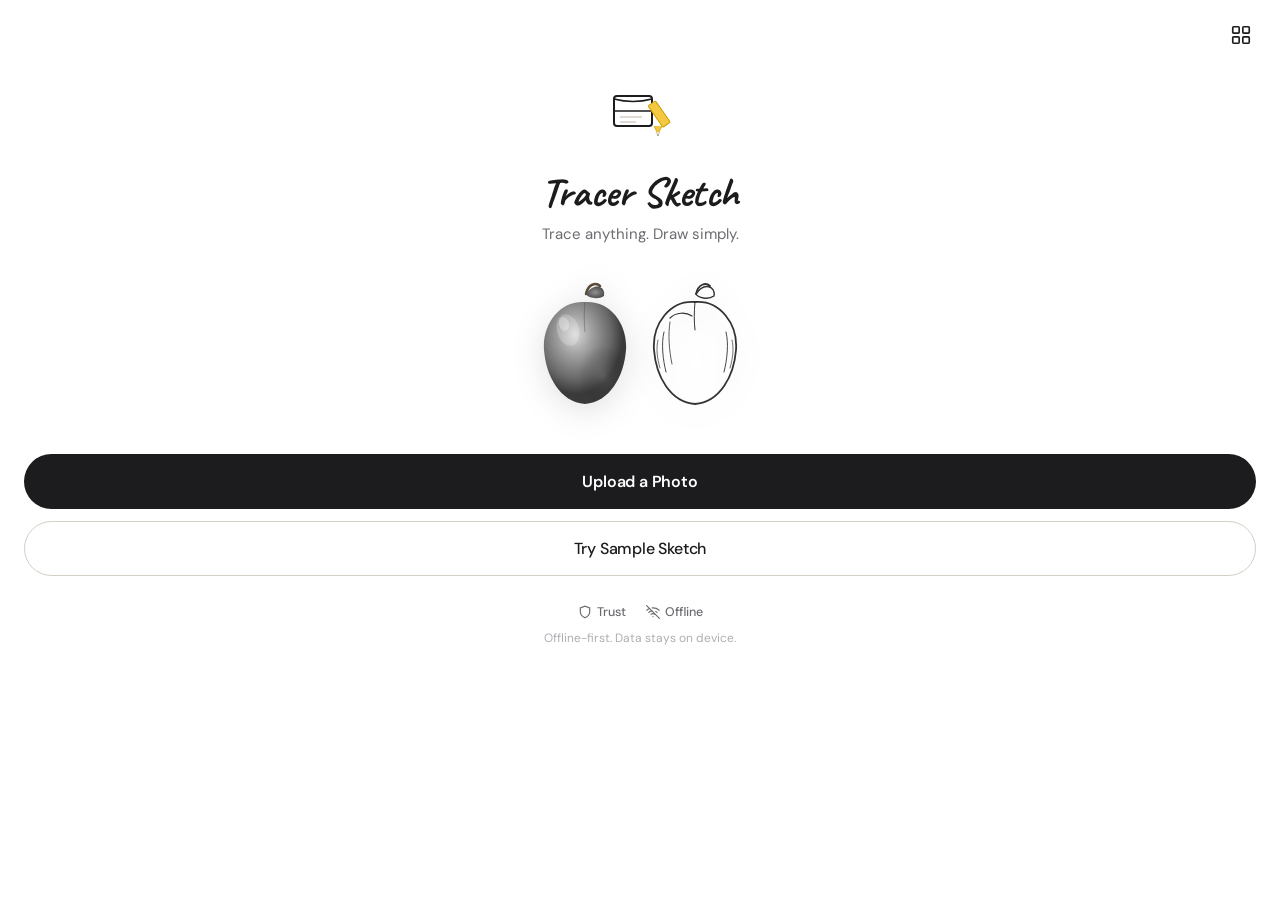
<file: index.html>
<!DOCTYPE html>
<html lang="en">
<head>
  <meta charset="UTF-8">
  <meta name="viewport" content="width=device-width, initial-scale=1.0, user-scalable=no">
  <meta name="theme-color" content="#ffffff">
  <meta name="apple-mobile-web-app-capable" content="yes">
  <meta name="apple-mobile-web-app-status-bar-style" content="default">
  <meta name="description" content="Trace anything. Draw simply.">
  <link rel="manifest" href="manifest.json">
  <link rel="icon" type="image/svg+xml" href="icon.svg">
  <link rel="apple-touch-icon" href="icon.svg">
  <link rel="preconnect" href="https://fonts.googleapis.com">
  <link href="https://fonts.googleapis.com/css2?family=Caveat:wght@500;600;700&family=DM+Sans:ital,opsz,wght@0,9..40,300;0,9..40,400;0,9..40,500;0,9..40,600;1,9..40,400&display=swap" rel="stylesheet">
  <link rel="stylesheet" href="style.css">
  <title>Tracer Sketch</title>
</head>
<body>

  <!-- ════════════════════════════════════════════
       HOME SCREEN
  ═════════════════════════════════════════════ -->
  <div class="screen active" id="s-home">

    <div class="home-topbar">
      <div class="home-topbar-spacer"></div>
      <button class="icon-btn" onclick="openGallery()" title="Gallery">
        <svg viewBox="0 0 24 24" fill="none" stroke="currentColor" stroke-width="1.8" stroke-linecap="round" stroke-linejoin="round">
          <rect x="3" y="3" width="7" height="7" rx="1"/>
          <rect x="14" y="3" width="7" height="7" rx="1"/>
          <rect x="3" y="14" width="7" height="7" rx="1"/>
          <rect x="14" y="14" width="7" height="7" rx="1"/>
        </svg>
      </button>
    </div>

    <div class="home-scroll">

      <div class="home-logo-wrap">
        <!-- Book + Pencil Logo -->
        <svg class="home-logo" viewBox="0 0 72 72" fill="none" xmlns="http://www.w3.org/2000/svg">
          <rect x="10" y="18" width="38" height="30" rx="3" stroke="#1c1c1e" stroke-width="2" fill="#fff"/>
          <line x1="10" y1="33" x2="48" y2="33" stroke="#1c1c1e" stroke-width="1.5"/>
          <line x1="16" y1="39" x2="38" y2="39" stroke="#d4cfc6" stroke-width="1.5"/>
          <line x1="16" y1="44" x2="32" y2="44" stroke="#d4cfc6" stroke-width="1.5"/>
          <path d="M 10 21 Q 29 26 48 21" stroke="#1c1c1e" stroke-width="1.5" fill="none"/>
          <rect x="44" y="28" width="9" height="26" rx="1" transform="rotate(-35 44 28)" fill="#f5c842" stroke="#c8a200" stroke-width="1"/>
          <path d="M 50 48 L 54 56 L 58 48" fill="#f5c842" stroke="#c8a200" stroke-width="0.8"/>
          <path d="M 52 54 L 54 58 L 56 54" fill="#e8e0c8" stroke="#c8b890" stroke-width="0.5"/>
          <path d="M 53.5 56.5 L 54 58.5 L 54.5 56.5" fill="#333"/>
        </svg>
        <h1 class="home-title">Tracer Sketch</h1>
        <p class="home-sub">Trace anything. Draw simply.</p>
      </div>

      <!-- Apple hero illustration -->
      <div class="apple-hero">
        <!-- Photo-like grayscale apple -->
        <svg width="130" height="150" viewBox="0 0 130 150" xmlns="http://www.w3.org/2000/svg">
          <defs>
            <radialGradient id="ag1" cx="38%" cy="32%" r="58%">
              <stop offset="0%" stop-color="#d8d8d8"/>
              <stop offset="35%" stop-color="#a0a0a0"/>
              <stop offset="75%" stop-color="#686868"/>
              <stop offset="100%" stop-color="#3a3a3a"/>
            </radialGradient>
            <radialGradient id="ag2" cx="72%" cy="72%" r="30%">
              <stop offset="0%" stop-color="#888" stop-opacity=".3"/>
              <stop offset="100%" stop-color="transparent"/>
            </radialGradient>
            <radialGradient id="leaf1" cx="50%" cy="50%" r="50%">
              <stop offset="0%" stop-color="#909090"/>
              <stop offset="100%" stop-color="#505050"/>
            </radialGradient>
          </defs>
          <path d="M 66 22 C 68 12 76 10 80 14" stroke="#5a4a38" stroke-width="2.5" fill="none" stroke-linecap="round"/>
          <path d="M 66 22 C 74 10 86 14 84 24 C 78 28 68 26 66 22 Z" fill="url(#leaf1)"/>
          <path d="M 65 30 C 40 28 22 52 24 78 C 26 104 40 130 65 132 C 90 130 104 104 106 78 C 108 52 90 28 65 30 Z" fill="url(#ag1)"/>
          <path d="M 65 30 C 40 28 22 52 24 78 C 26 104 40 130 65 132 C 90 130 104 104 106 78 C 108 52 90 28 65 30 Z" fill="url(#ag2)"/>
          <ellipse cx="48" cy="58" rx="11" ry="16" fill="white" opacity=".22" transform="rotate(-15 48 58)"/>
          <ellipse cx="44" cy="52" rx="5" ry="7" fill="white" opacity=".3" transform="rotate(-15 44 52)"/>
          <path d="M 65 30 C 64 40 64 50 65 60" stroke="#444" stroke-width="1" fill="none" opacity=".4"/>
        </svg>

        <!-- Sketch-style apple outline -->
        <svg width="130" height="150" viewBox="0 0 130 150" xmlns="http://www.w3.org/2000/svg" class="apple-sketch-svg">
          <style>.sk { stroke:#333; fill:none; stroke-linecap:round; stroke-linejoin:round; }</style>
          <path class="sk" d="M 66 22 C 68 12 76 10 80 14" stroke-width="1.8"/>
          <path class="sk" d="M 66 22 C 74 10 86 14 84 24 C 78 28 68 26 66 22 Z" stroke-width="1.4"/>
          <path class="sk" d="M 66 22 C 76 14 84 20" stroke-width=".8" stroke="#888"/>
          <path class="sk" d="M 65 30 C 40 28 22 52 24 78 C 26 104 40 130 65 132 C 90 130 104 104 106 78 C 108 52 90 28 65 30 Z" stroke-width="1.8"/>
          <path class="sk" d="M 65 30 C 64 40 64 50 65 58" stroke-width="1" stroke="#999"/>
          <path class="sk" d="M 34 60 C 31 72 33 88 36 100" stroke-width=".9" stroke="#aaa"/>
          <path class="sk" d="M 28 68 C 26 76 27 86 30 96" stroke-width=".7" stroke="#bbb"/>
          <path class="sk" d="M 40 50 C 38 62 39 78 42 92" stroke-width=".8" stroke="#bbb"/>
          <path class="sk" d="M 96 60 C 99 72 97 88 94 100" stroke-width=".9" stroke="#aaa"/>
          <path class="sk" d="M 102 68 C 104 76 103 86 100 96" stroke-width=".7" stroke="#bbb"/>
          <path class="sk" d="M 40 46 C 46 40 56 40 62 44" stroke-width="1.2" stroke="#ccc"/>
        </svg>
      </div>

      <!-- CTA Buttons -->
      <div class="home-btns">
        <button class="btn-dark" onclick="goTo('studio')">Upload a Photo</button>
        <button class="btn-outline" onclick="loadSampleSketch()">Try Sample Sketch</button>
      </div>

      <!-- Trust Badges -->
      <div class="home-badges">
        <div class="badge">
          <svg viewBox="0 0 24 24" fill="none" stroke="currentColor" stroke-width="2" stroke-linecap="round">
            <path d="M12 22s8-4 8-10V5l-8-3-8 3v7c0 6 8 10 8 10z"/>
          </svg>
          Trust
        </div>
        <div class="badge">
          <svg viewBox="0 0 24 24" fill="none" stroke="currentColor" stroke-width="2" stroke-linecap="round">
            <line x1="1" y1="1" x2="23" y2="23"/>
            <path d="M16.72 11.06A10.94 10.94 0 0 1 19 12.55M5 12.55a10.94 10.94 0 0 1 5.17-2.39M10.71 5.05A16 16 0 0 1 22.56 9M1.42 9a15.91 15.91 0 0 1 4.7-2.88M8.53 16.11a6 6 0 0 1 6.95 0M12 20h.01"/>
          </svg>
          Offline
        </div>
      </div>
      <p class="home-tagline">Offline-first. Data stays on device.</p>
      <div class="home-spacer"></div>

    </div><!-- /home-scroll -->
  </div><!-- /s-home -->


  <!-- ════════════════════════════════════════════
       SKETCH STUDIO
  ═════════════════════════════════════════════ -->
  <div class="screen" id="s-studio">

    <div class="topbar">
      <button class="icon-btn" onclick="goTo('home')">
        <svg viewBox="0 0 24 24" fill="none" stroke="currentColor" stroke-width="2" stroke-linecap="round">
          <polyline points="15 18 9 12 15 6"/>
        </svg>
      </button>
      <span class="topbar-title">Sketch Studio</span>
      <button class="icon-btn" onclick="openGallery()">
        <svg viewBox="0 0 24 24" fill="none" stroke="currentColor" stroke-width="1.8" stroke-linecap="round">
          <rect x="3" y="3" width="7" height="7" rx="1"/>
          <rect x="14" y="3" width="7" height="7" rx="1"/>
          <rect x="3" y="14" width="7" height="7" rx="1"/>
          <rect x="14" y="14" width="7" height="7" rx="1"/>
        </svg>
      </button>
    </div>

    <div class="scroll-body">
      <div class="studio-body">

        <!-- Upload Zone -->
        <div class="upload-zone" id="upload-zone">
          <input type="file" id="file-input" accept="image/*">
          <svg class="upload-icon" viewBox="0 0 24 24" fill="none" stroke="currentColor" stroke-width="1.5" stroke-linecap="round">
            <rect x="3" y="3" width="18" height="18" rx="3"/>
            <circle cx="8.5" cy="8.5" r="1.5"/>
            <polyline points="21 15 16 10 5 21"/>
          </svg>
          <div class="upload-title">Tap to upload a photo</div>
          <div class="upload-sub">JPG · PNG · WEBP · or take photo</div>
        </div>

        <!-- Preview (hidden until image loaded) -->
        <div id="preview-section" class="preview-hidden">

          <div class="canvas-pair">
            <div class="canvas-card">
              <canvas id="orig-canvas"></canvas>
              <div class="canvas-badge">Original</div>
            </div>
            <div class="canvas-card canvas-card-sketch">
              <canvas id="sketch-canvas"></canvas>
              <div class="canvas-badge">Sketch</div>
              <div class="processing-veil" id="proc-veil">
                <div class="spin"></div>
                <div class="processing-label">Processing…</div>
              </div>
            </div>
          </div>

          <div class="section-label">Style</div>
          <div class="style-pills">
            <button class="pill active" data-s="pencil" onclick="setStyle(this)">✏️ Pencil</button>
            <button class="pill" data-s="ink" onclick="setStyle(this)">🖊 Ink</button>
            <button class="pill" data-s="charcoal" onclick="setStyle(this)">🪨 Charcoal</button>
          </div>

          <div class="section-label">Adjust</div>
          <div class="controls">
            <div class="ctrl">
              <div class="ctrl-head">
                <span class="ctrl-name">Detail</span>
                <span class="ctrl-val" id="v-detail">5</span>
              </div>
              <input type="range" id="r-detail" min="1" max="10" value="5" oninput="onCtrl()">
            </div>
            <div class="ctrl">
              <div class="ctrl-head">
                <span class="ctrl-name">Darkness</span>
                <span class="ctrl-val" id="v-dark">5</span>
              </div>
              <input type="range" id="r-dark" min="1" max="10" value="5" oninput="onCtrl()">
            </div>
            <div class="ctrl">
              <div class="ctrl-head">
                <span class="ctrl-name">Smoothness</span>
                <span class="ctrl-val" id="v-smooth">3</span>
              </div>
              <input type="range" id="r-smooth" min="1" max="10" value="3" oninput="onCtrl()">
            </div>
          </div>

          <div class="studio-actions">
            <button class="btn-dark" onclick="useForTrace()">Use for Tracing</button>
            <div class="btn-row">
              <button class="btn-sm-outline" onclick="saveSketch()">💾 Save</button>
              <button class="btn-sm-outline" onclick="exportSketch()">⬇ Export</button>
            </div>
            <button class="btn-sm-outline" onclick="resetStudio()">↺ New Photo</button>
          </div>

        </div><!-- /preview-section -->
      </div>
    </div>

  </div><!-- /s-studio -->


  <!-- ════════════════════════════════════════════
       TRACE MODE
  ═════════════════════════════════════════════ -->
  <div class="screen" id="s-trace">

    <div class="trace-viewport" id="trace-vp">
      <video id="cam-video" playsinline autoplay muted></video>
      <canvas id="cam-canvas"></canvas>
      <canvas id="overlay-canvas"></canvas>

      <!-- Overlay top bar -->
      <div class="trace-topbar">
        <button class="trace-icon-btn" onclick="exitTrace()">
          <svg viewBox="0 0 24 24" fill="none" stroke="currentColor" stroke-width="2.2" stroke-linecap="round">
            <polyline points="15 18 9 12 15 6"/>
          </svg>
        </button>
        <button class="trace-icon-btn" onclick="flipCamera()">
          <svg viewBox="0 0 24 24" fill="none" stroke="currentColor" stroke-width="2" stroke-linecap="round">
            <path d="M20 7h-9"/>
            <path d="M14 17H5"/>
            <polyline points="17 4 20 7 17 10"/>
            <polyline points="8 14 5 17 8 20"/>
          </svg>
        </button>
      </div>

      <!-- Empty state: no sketch loaded -->
      <div class="trace-empty" id="trace-empty">
        <div class="trace-empty-icon">🖼</div>
        <div class="trace-empty-title">No sketch loaded</div>
        <div class="trace-empty-sub">Go to Sketch Studio, upload a photo and tap "Use for Tracing".</div>
        <button class="btn-outline trace-empty-btn" onclick="goTo('studio')">Open Studio</button>
      </div>

      <!-- Camera permission error -->
      <div class="cam-error" id="cam-error">
        <div class="cam-error-icon">📵</div>
        <div class="cam-error-title">Camera needed</div>
        <div class="cam-error-sub">Allow camera access in browser settings,<br>then refresh the page.</div>
      </div>

    </div><!-- /trace-vp -->

    <!-- Bottom Control Panel -->
    <div class="trace-panel">
      <div class="trace-panel-inner">

        <!-- Sliders column -->
        <div class="trace-sliders">
          <div class="trace-ctrl">
            <div class="trace-ctrl-head">
              <span class="trace-ctrl-name">Sketch Opacity</span>
              <span class="trace-ctrl-val" id="v-opacity">60%</span>
            </div>
            <input type="range" id="r-opacity" min="5" max="100" value="60" oninput="setOpacity(this.value)">
          </div>
          <div class="trace-ctrl">
            <div class="trace-ctrl-head">
              <span class="trace-ctrl-name">Line Thickness</span>
              <span class="trace-ctrl-val" id="v-thick">1</span>
            </div>
            <input type="range" id="r-thick" min="1" max="5" value="1" step="0.5" oninput="setThickness(this.value)">
          </div>
        </div>

        <!-- 2×2 icon grid -->
        <div class="trace-icon-grid">
          <button class="trace-grid-btn" id="btn-rotate" onclick="rotateSketch()">
            <svg viewBox="0 0 24 24" fill="none" stroke="currentColor" stroke-width="2" stroke-linecap="round">
              <path d="M23 4v6h-6"/>
              <path d="M20.49 15a9 9 0 1 1-2.12-9.36L23 10"/>
            </svg>
            Rotate
          </button>
          <button class="trace-grid-btn" id="btn-flip-h" onclick="toggleFlipH()">
            <svg viewBox="0 0 24 24" fill="none" stroke="currentColor" stroke-width="2" stroke-linecap="round">
              <path d="M8 3H5a2 2 0 0 0-2 2v14c0 1.1.9 2 2 2h3"/>
              <path d="M16 3h3a2 2 0 0 1 2 2v14a2 2 0 0 1-2 2h-3"/>
              <line x1="12" y1="20" x2="12" y2="4"/>
            </svg>
            Flip
          </button>
          <button class="trace-grid-btn" id="btn-flip-v" onclick="toggleFlipV()">
            <svg viewBox="0 0 24 24" fill="none" stroke="currentColor" stroke-width="2" stroke-linecap="round">
              <path d="M21 8V5a2 2 0 0 0-2-2H5a2 2 0 0 0-2 2v3"/>
              <path d="M21 16v3a2 2 0 0 1-2 2H5a2 2 0 0 1-2-2v-3"/>
              <line x1="4" y1="12" x2="20" y2="12"/>
            </svg>
            Flip
          </button>
          <button class="trace-grid-btn" id="btn-grid" onclick="toggleGrid()">
            <svg viewBox="0 0 24 24" fill="none" stroke="currentColor" stroke-width="2" stroke-linecap="round">
              <rect x="3" y="3" width="18" height="18" rx="2"/>
              <line x1="3" y1="9" x2="21" y2="9"/>
              <line x1="3" y1="15" x2="21" y2="15"/>
              <line x1="9" y1="3" x2="9" y2="21"/>
              <line x1="15" y1="3" x2="15" y2="21"/>
            </svg>
            Grid Overlay
          </button>
        </div>

      </div><!-- /trace-panel-inner -->

      <!-- Layer mode toggle: Full → Outline → Shading -->
      <!-- <div class="layer-toggle">
        <button class="layer-btn active" id="layer-full"    onclick="setLayerMode('full', this)">Full Sketch</button>
        <button class="layer-btn"        id="layer-outline" onclick="setLayerMode('outline', this)">Outline</button>
        <button class="layer-btn"        id="layer-shading" onclick="setLayerMode('shading', this)">Shading</button>
      </div> -->

      <button class="btn-lock" id="btn-lock" onclick="toggleLock()">Lock Reference</button>
    </div><!-- /trace-panel -->

  </div><!-- /s-trace -->


  <!-- ════════════════════════════════════════════
       GALLERY BOTTOM SHEET
  ═════════════════════════════════════════════ -->
  <div class="gallery-sheet" id="gallery-sheet" onclick="closeGallery(event)">
    <div class="gallery-inner">
      <div class="gallery-drag-handle"></div>
      <div class="gallery-title">Saved Sketches</div>
      <div id="gallery-content"></div>
    </div>
  </div>

  <!-- Toast container -->
  <div id="toast-wrap"></div>

  <!-- Hidden off-screen canvas for image processing -->
  <canvas id="work-canvas"></canvas>

  <script src="app.js"></script>
</body>
</html>
</file>
<file: style.css>
/* ═══════════════════════════════════════════════════════
   TRACER SKETCH — style.css
   Sections:
     1. Tokens & Reset
     2. Screen system & Router transitions
     3. Shared components (topbar, icon-btn, scroll-body, buttons, sliders)
     4. Home screen
     5. Sketch Studio
     6. Trace Mode
     7. Gallery bottom sheet
     8. Toast
     9. Utilities & animations
═══════════════════════════════════════════════════════ */


/* ─────────────────────────────────────────────────────
   1. TOKENS & RESET
───────────────────────────────────────────────────── */
:root {
  --bg:        #faf9f7;
  --white:     #ffffff;
  --text:      #1c1c1e;
  --text2:     #6c6c70;
  --text3:     #aeaeb2;
  --border:    #e8e4dc;
  --border2:   #d4cfc6;
  --cream:     #f5f0e8;
  --shadow:    0 1px 3px rgba(0,0,0,.06), 0 4px 16px rgba(0,0,0,.07);
  --shadow-sm: 0 1px 2px rgba(0,0,0,.05);
  --r-full:    100px;
  --r-lg:      20px;
  --r-md:      14px;
  --r-sm:      10px;
  --display:   'Caveat', cursive;
  --body:      'DM Sans', system-ui, sans-serif;
  --safe-top:  env(safe-area-inset-top, 0px);
  --safe-bot:  env(safe-area-inset-bottom, 0px);
}

*,
*::before,
*::after {
  margin: 0;
  padding: 0;
  box-sizing: border-box;
  -webkit-tap-highlight-color: transparent;
}

html,
body {
  width: 100%;
  height: 100%;
  overflow: hidden;
  background: var(--bg);
  font-family: var(--body);
  color: var(--text);
  -webkit-font-smoothing: antialiased;
}

#work-canvas {
  display: none;
}


/* ─────────────────────────────────────────────────────
   2. SCREEN SYSTEM & ROUTER TRANSITIONS
───────────────────────────────────────────────────── */
.screen {
  position: fixed;
  inset: 0;
  display: flex;
  flex-direction: column;
  background: var(--bg);
  opacity: 0;
  pointer-events: none;
  transform: translateX(40px);
  transition: opacity .3s cubic-bezier(.4,0,.2,1),
              transform .3s cubic-bezier(.4,0,.2,1);
  will-change: opacity, transform;
}

.screen.active {
  opacity: 1;
  pointer-events: all;
  transform: translateX(0);
}

.screen.exit {
  opacity: 0;
  transform: translateX(-40px);
}


/* ─────────────────────────────────────────────────────
   3. SHARED COMPONENTS
───────────────────────────────────────────────────── */

/* Top bar */
.topbar {
  display: flex;
  align-items: center;
  justify-content: space-between;
  padding: calc(var(--safe-top) + 14px) 20px 14px;
  min-height: 56px;
  flex-shrink: 0;
}

.topbar-title {
  font-size: 17px;
  font-weight: 600;
  letter-spacing: -.3px;
}

/* Icon button */
.icon-btn {
  width: 38px;
  height: 38px;
  border-radius: 50%;
  border: none;
  background: transparent;
  cursor: pointer;
  display: flex;
  align-items: center;
  justify-content: center;
  color: var(--text);
  transition: background .15s;
}
.icon-btn:active { background: var(--cream); }
.icon-btn svg {
  width: 22px;
  height: 22px;
  flex-shrink: 0;
}

/* Scrollable body */
.scroll-body {
  flex: 1;
  overflow-y: auto;
  overflow-x: hidden;
  scrollbar-width: none;
  -webkit-overflow-scrolling: touch;
}
.scroll-body::-webkit-scrollbar { display: none; }

/* ── Buttons ── */
.btn-dark {
  width: 100%;
  padding: 17px 24px;
  border-radius: var(--r-full);
  background: var(--text);
  color: #fff;
  font-family: var(--body);
  font-size: 16px;
  font-weight: 600;
  border: none;
  cursor: pointer;
  letter-spacing: -.2px;
  transition: transform .12s, opacity .12s;
}
.btn-dark:active {
  transform: scale(.97);
  opacity: .9;
}

.btn-outline {
  width: 100%;
  padding: 16px 24px;
  border-radius: var(--r-full);
  background: transparent;
  color: var(--text);
  font-family: var(--body);
  font-size: 16px;
  font-weight: 500;
  border: 1.5px solid var(--border2);
  cursor: pointer;
  letter-spacing: -.2px;
  transition: background .15s, transform .12s;
}
.btn-outline:active {
  background: var(--cream);
  transform: scale(.97);
}

/* ── Range sliders ── */
input[type="range"] {
  -webkit-appearance: none;
  appearance: none;
  width: 100%;
  height: 4px;
  background: var(--border);
  border-radius: 2px;
  outline: none;
}
input[type="range"]::-webkit-slider-thumb {
  -webkit-appearance: none;
  width: 22px;
  height: 22px;
  background: var(--text);
  border-radius: 50%;
  cursor: pointer;
  box-shadow: 0 0 0 4px rgba(28,28,30,.08), var(--shadow-sm);
}
input[type="range"]::-moz-range-thumb {
  width: 22px;
  height: 22px;
  background: var(--text);
  border-radius: 50%;
  border: none;
  cursor: pointer;
}

/* ── Section label ── */
.section-label {
  font-size: 11px;
  font-weight: 600;
  letter-spacing: .06em;
  text-transform: uppercase;
  color: var(--text2);
  margin-bottom: 8px;
}


/* ─────────────────────────────────────────────────────
   4. HOME SCREEN
───────────────────────────────────────────────────── */
#s-home {
  background: var(--white);
}

.home-topbar {
  display: flex;
  justify-content: space-between;
  align-items: center;
  padding: calc(var(--safe-top) + 16px) 20px 0;
  flex-shrink: 0;
}

.home-topbar-spacer {
  width: 38px;
}

.home-scroll {
  flex: 1;
  overflow-y: auto;
  scrollbar-width: none;
  padding-bottom: calc(var(--safe-bot) + 24px);
}
.home-scroll::-webkit-scrollbar { display: none; }

.home-logo-wrap {
  display: flex;
  flex-direction: column;
  align-items: center;
  padding: 24px 24px 0;
}

.home-logo {
  width: 72px;
  height: 72px;
  margin-bottom: 16px;
}

.home-title {
  font-family: var(--display);
  font-size: 2.6rem;
  font-weight: 700;
  color: var(--text);
  letter-spacing: -.5px;
  text-align: center;
  margin-bottom: 6px;
}

.home-sub {
  font-size: 15px;
  color: var(--text2);
  font-weight: 400;
  text-align: center;
  margin-bottom: 28px;
}

/* Apple hero illustration */
.apple-hero {
  display: flex;
  justify-content: center;
  align-items: flex-end;
  padding: 0 24px;
  margin-bottom: 32px;
  position: relative;
}

.apple-hero svg {
  filter: drop-shadow(0 6px 16px rgba(0,0,0,.12));
}

.apple-sketch-svg {
  margin-left: -20px;
}

/* CTA Buttons */
.home-btns {
  padding: 0 24px;
  display: flex;
  flex-direction: column;
  gap: 12px;
  margin-bottom: 28px;
}

/* Trust Badges */
.home-badges {
  display: flex;
  justify-content: center;
  align-items: center;
  gap: 20px;
  margin-bottom: 10px;
}

.badge {
  display: flex;
  align-items: center;
  gap: 5px;
  font-size: 12.5px;
  font-weight: 500;
  color: var(--text2);
}

.badge svg {
  width: 14px;
  height: 14px;
  color: var(--text2);
}

.home-tagline {
  text-align: center;
  font-size: 12px;
  color: var(--text3);
  padding: 0 24px;
}

.home-spacer {
  height: 20px;
}


/* ─────────────────────────────────────────────────────
   5. SKETCH STUDIO
───────────────────────────────────────────────────── */
#s-studio {
  background: var(--bg);
}

.studio-body {
  padding: 16px;
  display: flex;
  flex-direction: column;
  gap: 14px;
  padding-bottom: calc(var(--safe-bot) + 20px);
}

/* Upload zone */
.upload-zone {
  background: var(--white);
  border: 1.5px dashed var(--border2);
  border-radius: var(--r-lg);
  padding: 44px 24px;
  display: flex;
  flex-direction: column;
  align-items: center;
  gap: 10px;
  cursor: pointer;
  transition: border-color .15s, background .15s;
  position: relative;
  overflow: hidden;
}

.upload-zone.drag {
  border-color: var(--text);
  background: var(--cream);
}

.upload-zone input {
  position: absolute;
  inset: 0;
  opacity: 0;
  cursor: pointer;
}

.upload-icon {
  width: 44px;
  height: 44px;
  color: var(--text3);
}

.upload-title {
  font-size: 15px;
  font-weight: 600;
  color: var(--text);
}

.upload-sub {
  font-size: 13px;
  color: var(--text2);
}

/* Preview section visibility */
.preview-hidden {
  display: none;
}

/* Canvas before/after pair */
.canvas-pair {
  display: grid;
  grid-template-columns: 1fr 1fr;
  gap: 10px;
  margin-bottom: 14px;
}

.canvas-card {
  background: var(--white);
  border-radius: var(--r-md);
  border: 1px solid var(--border);
  overflow: hidden;
  aspect-ratio: 1;
  position: relative;
  display: flex;
  align-items: center;
  justify-content: center;
}

.canvas-card canvas {
  max-width: 100%;
  max-height: 100%;
  object-fit: contain;
  display: block;
}

.canvas-badge {
  position: absolute;
  bottom: 8px;
  left: 8px;
  font-size: 10px;
  font-weight: 600;
  letter-spacing: .05em;
  text-transform: uppercase;
  background: rgba(255,255,255,.9);
  color: var(--text2);
  padding: 3px 8px;
  border-radius: var(--r-full);
}

.canvas-card-sketch {
  position: relative;
}

/* Processing spinner veil */
.processing-veil {
  position: absolute;
  inset: 0;
  background: rgba(255,255,255,.8);
  display: none;
  flex-direction: column;
  align-items: center;
  justify-content: center;
  gap: 10px;
  border-radius: var(--r-md);
}

.processing-veil.show {
  display: flex;
}

.spin {
  width: 26px;
  height: 26px;
  border: 2.5px solid var(--border2);
  border-top-color: var(--text);
  border-radius: 50%;
  animation: spin .7s linear infinite;
}

.processing-label {
  font-size: 11px;
  color: var(--text2);
  font-weight: 500;
}

/* Style pills */
.style-pills {
  display: flex;
  gap: 8px;
  margin-bottom: 14px;
}

.pill {
  flex: 1;
  padding: 10px 8px;
  border-radius: var(--r-full);
  border: 1.5px solid var(--border);
  background: var(--white);
  font-family: var(--body);
  font-size: 13px;
  font-weight: 500;
  color: var(--text2);
  cursor: pointer;
  text-align: center;
  transition: all .15s;
}

.pill.active {
  background: var(--text);
  color: #fff;
  border-color: var(--text);
}

/* Controls */
.controls {
  display: flex;
  flex-direction: column;
  gap: 16px;
  margin-bottom: 14px;
}

.ctrl {
  display: flex;
  flex-direction: column;
  gap: 8px;
}

.ctrl-head {
  display: flex;
  justify-content: space-between;
  align-items: center;
}

.ctrl-name {
  font-size: 13px;
  font-weight: 500;
  color: var(--text);
}

.ctrl-val {
  font-size: 13px;
  font-weight: 600;
  color: var(--text);
}

/* Studio action buttons */
.studio-actions {
  display: flex;
  flex-direction: column;
  gap: 10px;
}

.studio-actions .btn-dark {
  font-size: 15px;
  padding: 15px;
}

.btn-row {
  display: grid;
  grid-template-columns: 1fr 1fr;
  gap: 10px;
}

.btn-sm-outline {
  padding: 12px 10px;
  border-radius: var(--r-full);
  border: 1.5px solid var(--border);
  background: var(--white);
  font-family: var(--body);
  font-size: 13px;
  font-weight: 500;
  color: var(--text);
  cursor: pointer;
  text-align: center;
  transition: all .15s;
}

.btn-sm-outline:active {
  background: var(--cream);
}


/* ─────────────────────────────────────────────────────
   6. TRACE MODE
───────────────────────────────────────────────────── */
#s-trace {
  background: #111;
  overflow: hidden;
}

/* Camera viewport fills remaining space */
.trace-viewport {
  flex: 1;
  position: relative;
  overflow: hidden;
  display: flex;
  align-items: center;
  justify-content: center;
}

#cam-canvas {
  position: absolute;
  inset: 0;
  width: 100%;
  height: 100%;
  object-fit: cover;
}

#overlay-canvas {
  position: absolute;
  inset: 0;
  width: 100%;
  height: 100%;
  pointer-events: none;
}

#cam-video {
  display: none;
}

/* Frosted-glass overlay top bar */
.trace-topbar {
  position: absolute;
  top: 0;
  left: 0;
  right: 0;
  z-index: 20;
  display: flex;
  align-items: center;
  justify-content: space-between;
  padding: calc(var(--safe-top) + 12px) 16px 12px;
}

.trace-icon-btn {
  width: 40px;
  height: 40px;
  border-radius: 50%;
  background: rgba(255,255,255,.18);
  backdrop-filter: blur(12px);
  -webkit-backdrop-filter: blur(12px);
  border: 1px solid rgba(255,255,255,.2);
  display: flex;
  align-items: center;
  justify-content: center;
  cursor: pointer;
  transition: background .15s;
}

.trace-icon-btn:active { background: rgba(255,255,255,.28); }
.trace-icon-btn svg {
  width: 20px;
  height: 20px;
  color: #fff;
}

/* Empty state: no sketch */
.trace-empty {
  position: absolute;
  inset: 0;
  z-index: 10;
  display: flex;
  flex-direction: column;
  align-items: center;
  justify-content: center;
  gap: 14px;
  padding: 40px;
  text-align: center;
  background: rgba(0,0,0,.6);
}

.trace-empty-icon { font-size: 52px; }

.trace-empty-title {
  font-family: var(--display);
  font-size: 1.6rem;
  color: #fff;
}

.trace-empty-sub {
  font-size: 14px;
  color: rgba(255,255,255,.65);
  line-height: 1.6;
}

.trace-empty-btn {
  color: #fff;
  border-color: rgba(255,255,255,.4);
  width: auto;
  padding: 13px 28px;
  font-size: 14px;
}

.trace-empty-btn:active { background: rgba(255,255,255,.1); }

/* Camera permission error */
.cam-error {
  position: absolute;
  inset: 0;
  z-index: 10;
  display: none;
  flex-direction: column;
  align-items: center;
  justify-content: center;
  gap: 12px;
  padding: 40px;
  text-align: center;
  background: #111;
}

.cam-error.show { display: flex; }
.cam-error-icon { font-size: 48px; }

.cam-error-title {
  font-family: var(--display);
  font-size: 1.5rem;
  color: #fff;
}

.cam-error-sub {
  font-size: 13px;
  color: rgba(255,255,255,.5);
  line-height: 1.7;
}

/* Bottom white control panel */
.trace-panel {
  background: var(--white);
  border-radius: 28px 28px 0 0;
  padding: 20px 20px calc(var(--safe-bot) + 20px);
  flex-shrink: 0;
  box-shadow: 0 -4px 32px rgba(0,0,0,.12);
}

.trace-panel-inner {
  display: grid;
  grid-template-columns: 1fr auto;
  gap: 16px;
  margin-bottom: 14px;
}

/* Sliders column */
.trace-sliders {
  display: flex;
  flex-direction: column;
  gap: 12px;
}

.trace-ctrl {
  display: flex;
  flex-direction: column;
  gap: 6px;
}

.trace-ctrl-head {
  display: flex;
  justify-content: space-between;
}

.trace-ctrl-name {
  font-size: 13px;
  font-weight: 500;
  color: var(--text);
}

.trace-ctrl-val {
  font-size: 13px;
  font-weight: 600;
  color: var(--text);
}

/* 2×2 icon grid */
.trace-icon-grid {
  display: grid;
  grid-template-columns: 1fr 1fr;
  gap: 1px;
  background: var(--border);
  border: 1px solid var(--border);
  border-radius: var(--r-md);
  overflow: hidden;
  align-self: start;
}

.trace-grid-btn {
  background: var(--white);
  border: none;
  cursor: pointer;
  display: flex;
  flex-direction: column;
  align-items: center;
  justify-content: center;
  gap: 4px;
  padding: 10px 8px;
  font-family: var(--body);
  font-size: 10px;
  font-weight: 500;
  color: var(--text2);
  transition: background .12s;
  min-width: 64px;
}

.trace-grid-btn:active { background: var(--cream); }
.trace-grid-btn.on { color: var(--text); background: var(--cream); }
.trace-grid-btn svg { width: 18px; height: 18px; }

/* Layer mode toggle: Full / Outline / Shading */
/* .layer-toggle {
  display: grid;
  grid-template-columns: 1fr 1fr 1fr;
  gap: 6px;
  margin-bottom: 10px;
}

.layer-btn {
  padding: 9px 4px;
  border-radius: var(--r-full);
  border: 1.5px solid var(--border);
  background: var(--white);
  font-family: var(--body);
  font-size: 12px;
  font-weight: 500;
  color: var(--text2);
  cursor: pointer;
  text-align: center;
  transition: all .18s;
  letter-spacing: -.1px;
}

.layer-btn.active {
  background: var(--text);
  color: #fff;
  border-color: var(--text);
} */

/* Lock button */
/* .btn-lock {
  width: 100%;
  padding: 16px;
  border-radius: var(--r-full);
  background: var(--text);
  color: #fff;
  font-family: var(--body);
  font-size: 15px;
  font-weight: 600;
  border: none;
  cursor: pointer;
  letter-spacing: -.2px;
  transition: transform .1s, opacity .1s, background .2s;
}

.btn-lock:active {
  transform: scale(.97);
  opacity: .9;
}

.btn-lock.locked {
  background: #2e7d32;
} */


/* ─────────────────────────────────────────────────────
   7. GALLERY BOTTOM SHEET
───────────────────────────────────────────────────── */
.gallery-sheet {
  position: fixed;
  inset: 0;
  z-index: 500;
  display: flex;
  flex-direction: column;
  justify-content: flex-end;
  background: rgba(0,0,0,.4);
  backdrop-filter: blur(4px);
  -webkit-backdrop-filter: blur(4px);
  opacity: 0;
  pointer-events: none;
  transition: opacity .25s;
}

.gallery-sheet.open {
  opacity: 1;
  pointer-events: all;
}

.gallery-inner {
  background: var(--white);
  border-radius: 28px 28px 0 0;
  padding: 12px 20px calc(var(--safe-bot) + 20px);
  max-height: 70vh;
  overflow-y: auto;
  transform: translateY(30px);
  transition: transform .3s cubic-bezier(.4,0,.2,1);
}

.gallery-sheet.open .gallery-inner {
  transform: translateY(0);
}

.gallery-drag-handle {
  width: 36px;
  height: 4px;
  border-radius: 2px;
  background: var(--border2);
  margin: 0 auto 16px;
}

.gallery-title {
  font-size: 15px;
  font-weight: 700;
  margin-bottom: 14px;
}

.gallery-grid-g {
  display: grid;
  grid-template-columns: repeat(3, 1fr);
  gap: 6px;
}

.gallery-thumb {
  aspect-ratio: 1;
  border-radius: var(--r-sm);
  overflow: hidden;
  background: var(--cream);
  position: relative;
  cursor: pointer;
  border: 1.5px solid var(--border);
}

.gallery-thumb img {
  width: 100%;
  height: 100%;
  object-fit: cover;
  filter: grayscale(1);
}

.gallery-thumb-del {
  position: absolute;
  top: 4px;
  right: 4px;
  width: 22px;
  height: 22px;
  border-radius: 50%;
  background: rgba(0,0,0,.5);
  color: #fff;
  border: none;
  font-size: 12px;
  cursor: pointer;
  display: flex;
  align-items: center;
  justify-content: center;
}

.gallery-empty-state {
  text-align: center;
  padding: 40px 20px;
  color: var(--text2);
  font-size: 14px;
  line-height: 1.7;
}


/* ─────────────────────────────────────────────────────
   8. TOAST
───────────────────────────────────────────────────── */
#toast-wrap {
  position: fixed;
  bottom: 180px;
  left: 50%;
  transform: translateX(-50%);
  z-index: 9999;
  pointer-events: none;
  display: flex;
  flex-direction: column;
  align-items: center;
  gap: 8px;
}

.toast {
  background: rgba(28,28,30,.9);
  color: #fff;
  backdrop-filter: blur(12px);
  -webkit-backdrop-filter: blur(12px);
  font-size: 13px;
  font-weight: 500;
  padding: 10px 18px;
  border-radius: var(--r-full);
  white-space: nowrap;
  animation: toastIn .25s ease, toastOut .25s ease 2s forwards;
}


/* ─────────────────────────────────────────────────────
   9. UTILITIES & ANIMATIONS
───────────────────────────────────────────────────── */
@keyframes spin {
  to { transform: rotate(360deg); }
}

@keyframes toastIn {
  from { opacity: 0; transform: translateY(6px); }
  to   { opacity: 1; transform: translateY(0); }
}

@keyframes toastOut {
  to { opacity: 0; transform: translateY(-4px); }
}
</file>
